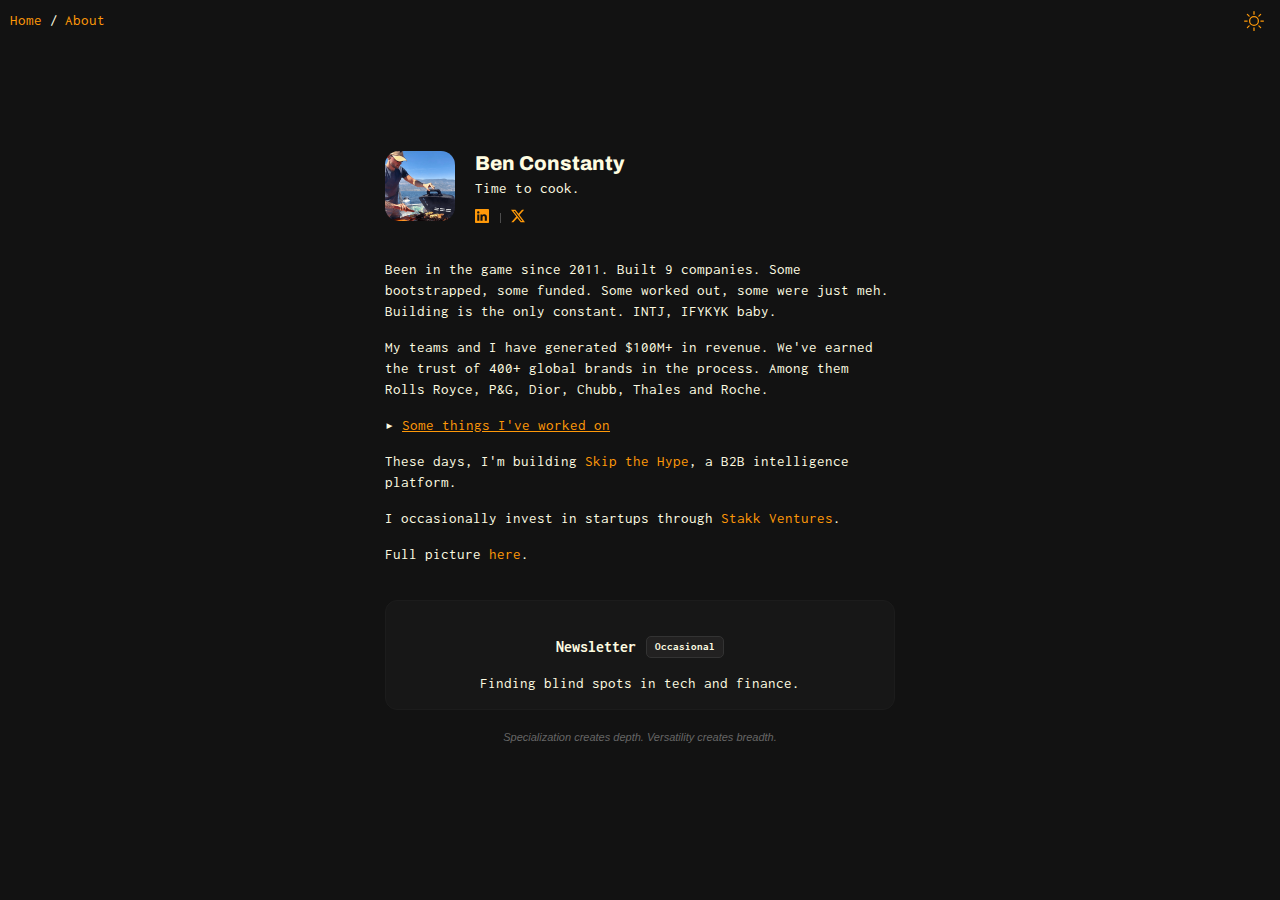
<file: index.html>
<!DOCTYPE html>
<html lang="en">

  <head>
    <meta charset="UTF-8">
    <meta name="viewport" content="width=device-width, initial-scale=1.0">
    <title>Ben Constanty</title>  
    <meta name="description" content="">
    
    <!-- Canonical URL-->
    <link rel="canonical" href="https://benconstanty.com/">
    
    <!-- Open Graph-->
    <meta property="og:title" content="Ben Constanty">
    <meta property="og:description" content="Time to cook. Been in the game since 2011. Built 9 companies. $100M+ in revenue. Some bootstrapped, some funded. Some worked out, some were just meh.">
    <meta property="og:image" content="https://benconstanty.com/assets/twitterben.png">
    <meta property="og:url" content="https://benconstanty.com/">
    <meta property="og:type" content="website">
    
    <!-- Twitter Card -->
    <meta name="twitter:card" content="summary_large_image">
    <meta name="twitter:title" content="Ben Constanty">
    <meta name="twitter:description" content="Time to cook. Been in the game since 2011. Built 9 companies. $100M+ in revenue. Some bootstrapped, some funded. Some worked out, some were just meh.">
    <meta name="twitter:image" content="https://benconstanty.com/assets/twitterben.png">
    <meta name="twitter:url" content="https://benconstanty.com/">
    <meta name="twitter:site" content="@benconstanty">

    <!-- Structured Data -->
    <script type="application/ld+json">
      {
        "@context": "https://schema.org",
        "@type": "Person",
        "name": "Ben Constanty",
        "url": "https://benconstanty.com",
        "image": "https://benconstanty.com/assets/benconstanty.png",
        "description": "Entrepreneur focused on tech, startups, and venture capital.",
        "jobTitle": ["Entrepreneur", "Investor", "Founder"],
        "sameAs": [
          "https://www.linkedin.com/in/ben-constanty/",
          "https://x.com/benconstanty",
          "https://www.skipthehype.com"
        ],
        "worksFor": [
          {
            "@type": "Organization",
            "name": "Skip The Hype",
            "url": "https://www.skipthehype.com"
          },
          {
            "@type": "Organization",
            "name": "Stakk Ventures",
            "url": "https://stakk.ventures"
          }
        ],
        "alumniOf": {
          "@type": "CollegeOrUniversity",
          "name": "Bordeaux University",
          "url": "https://www.u-bordeaux.fr/"
        },
        "knowsAbout": [
          "Venture Capital",
          "Tech Startups",
          "Growth",
          "SaaS",
          "Finance",
          "Blockchain",
          "AI"
        ],
        "hasOccupation": {
          "@type": "Occupation",
          "name": "Entrepreneur"
        }
      }
      </script>
      

  <!-- Link to the external CSS file -->
  <link rel="stylesheet" href="/css/style.css">
  <script src="/scripts/dark_mode.js" defer></script>
  <script src="/scripts/swap_pic.js" defer></script>


    <!-- Favicon -->
    <link rel="icon" href="assets/favicon.ico">
  
    <!-- Fonts -->
    <link href="https://fonts.googleapis.com/css2?family=Inconsolata:wght@400;700&display=swap" rel="stylesheet">
    <script>
      (function(w, d, t, h, s, n) {
        w.FlodeskObject = n;
        var fn = function() {
          (w[n].q = w[n].q || []).push(arguments);
        };
        w[n] = w[n] || fn;
        var f = d.getElementsByTagName(t)[0];
        var v = '?v=' + Math.floor(new Date().getTime() / (120 * 1000)) * 60;
        var sm = d.createElement(t);
        sm.async = true;
        sm.type = 'module';
        sm.src = h + s + '.mjs' + v;
        f.parentNode.insertBefore(sm, f);
        var sn = d.createElement(t);
        sn.async = true;
        sn.noModule = true;
        sn.src = h + s + '.js' + v;
        f.parentNode.insertBefore(sn, f);
      })(window, document, 'script', 'https://assets.flodesk.com', '/universal', 'fd');
    </script>
  </head>


<body>

  <div class="master">
    <a href="/" style="text-decoration: none;">Home</a>
/
    <a href="/about" style="text-decoration: none;">About</a>
  </div>

  <button class="toggle-button" onclick="toggleDarkMode()">
    <svg xmlns="http://www.w3.org/2000/svg" width="16" height="16" fill="currentColor" class="bi bi-sun" viewBox="0 0 16 16">
      <path d="M8 11a3 3 0 1 1 0-6 3 3 0 0 1 0 6m0 1a4 4 0 1 0 0-8 4 4 0 0 0 0 8M8 0a.5.5 0 0 1 .5.5v2a.5.5 0 0 1-1 0v-2A.5.5 0 0 1 8 0m0 13a.5.5 0 0 1 .5.5v2a.5.5 0 0 1-1 0v-2A.5.5 0 0 1 8 13m8-5a.5.5 0 0 1-.5.5h-2a.5.5 0 0 1 0-1h2a.5.5 0 0 1 .5.5M3 8a.5.5 0 0 1-.5.5h-2a.5.5 0 0 1 0-1h2A.5.5 0 0 1 3 8m10.657-5.657a.5.5 0 0 1 0 .707l-1.414 1.415a.5.5 0 1 1-.707-.708l1.414-1.414a.5.5 0 0 1 .707 0m-9.193 9.193a.5.5 0 0 1 0 .707L3.05 13.657a.5.5 0 0 1-.707-.707l1.414-1.414a.5.5 0 0 1 .707 0m9.193 2.121a.5.5 0 0 1-.707 0l-1.414-1.414a.5.5 0 0 1 .707-.707l1.414 1.414a.5.5 0 0 1 0 .707M4.464 4.465a.5.5 0 0 1-.707 0L2.343 3.05a.5.5 0 1 1 .707-.707l1.414 1.414a.5.5 0 0 1 0 .708"/>
    </svg>
  </button>
</div>
  <div class="container">


    <div class="profile">
      <img src="assets/ben_profile_pic.png" alt="Profile Picture" class="profile-pic" id="profile-pic">
      <div>
        <h1>Ben Constanty</h1>
        <p style="line-height:10px; letter-spacing: 0.1px;font-size:1%px">Time to cook.</p>
        <div class="link-container">
          <a href="https://www.linkedin.com/in/ben-constanty/" target="_blank" class="icon-link">
            <svg xmlns="http://www.w3.org/2000/svg" width="14" height="14" fill="currentColor" class="bi bi-linkedin" viewBox="0 0 16 16">
              <path d="M0 1.146C0 .513.526 0 1.175 0h13.65C15.474 0 16 .513 16 1.146v13.708c0 .633-.526 1.146-1.175 1.146H1.175C.526 16 0 15.487 0 14.854zm4.943 12.248V6.169H2.542v7.225zm-1.2-8.212c.837 0 1.358-.554 1.358-1.248-.015-.709-.52-1.248-1.342-1.248S2.4 3.226 2.4 3.934c0 .694.521 1.248 1.327 1.248zm4.908 8.212V9.359c0-.216.016-.432.08-.586.173-.431.568-.878 1.232-.878.869 0 1.216.662 1.216 1.634v3.865h2.401V9.25c0-2.22-1.184-3.252-2.764-3.252-1.274 0-1.845.7-2.165 1.193v.025h-.016l.016-.025V6.169h-2.4c.03.678 0 7.225 0 7.225z"/>
            </svg>
          </a>
        
          <div class="divider"></div>
        
          <a href="https://x.com/benconstanty" target="_blank" class="icon-link">
            <svg xmlns="http://www.w3.org/2000/svg" width="14" height="14" fill="currentColor" class="bi bi-twitter-x" viewBox="0 0 16 16">
              <path d="M12.6.75h2.454l-5.36 6.142L16 15.25h-4.937l-3.867-5.07-4.425 5.07H.316l5.733-6.57L0 .75h5.063l3.495 4.633L12.601.75Zm-.86 13.028h1.36L4.323 2.145H2.865z"/>
            </svg>
          </a>
        </div>
        
      </div>
    </div>
    
    <p>Been in the game since 2011. Built 9 companies. Some bootstrapped, some funded. Some worked out, some were just meh.
    Building is the only constant. INTJ, IFYKYK baby. </p>

    <p>My teams and I have generated $100M+ in revenue. We've earned the trust of 400+ global brands in the process. Among them Rolls Royce, P&G, Dior, Chubb, Thales and Roche.</p>

    <span style="text-decoration:none !important;">▸</span> <a href="/about" style="text-decoration: underline;"> Some things I've worked on</a>
  
    
     <p>These days, I'm building <a href="https://www.skipthehype.com" target="_blank">Skip the Hype</a>, a B2B intelligence platform. </p>
    <p>I occasionally invest in startups through <a href="https://stakk.ventures" target="_blank">Stakk Ventures</a>.</p>

    <p>Full picture <a href="https://www.linkedin.com/in/ben-constanty/" target="_blank">here</a>.</p>

    
    <div class="nl-block">
      <div class="nl-header">
        <div class="newsletter-title">Newsletter</div> 
        <span class="occasional-tag">Occasional</span>
      </div>
    <p>Finding blind spots in tech and finance.</p>
    
 
    <div style="padding: 0; position: relative; top: -15px;" id="fd-form-679fdba94f88c79ff9d1add1"></div>
    <script>
      window.fd('form', {
        formId: '679fdba94f88c79ff9d1add1',
        containerEl: '#fd-form-679fdba94f88c79ff9d1add1'
      });
    </script>    
    </div>

   <p style="font-family:Arial, Helvetica, sans-serif; text-align: center; margin-top:20px;font-size: 11px;color: rgb(102, 102, 102);"><i>Specialization creates depth. Versatility creates breadth.</i></p> 
  </div>
 
  
  

<script>// JavaScript for the toggle functionality
document.addEventListener('DOMContentLoaded', () => {
  const toggleButton = document.getElementById('toggle-button');
  const toggleContent = document.getElementById('toggle-content');

  toggleButton.addEventListener('click', () => {
    const isExpanded = toggleContent.classList.toggle('hidden'); // Toggle the 'hidden' class
    toggleButton.classList.toggle('expanded', !isExpanded); // Rotate the arrow
  });
});
 </script>


</body>
</html>
</file>
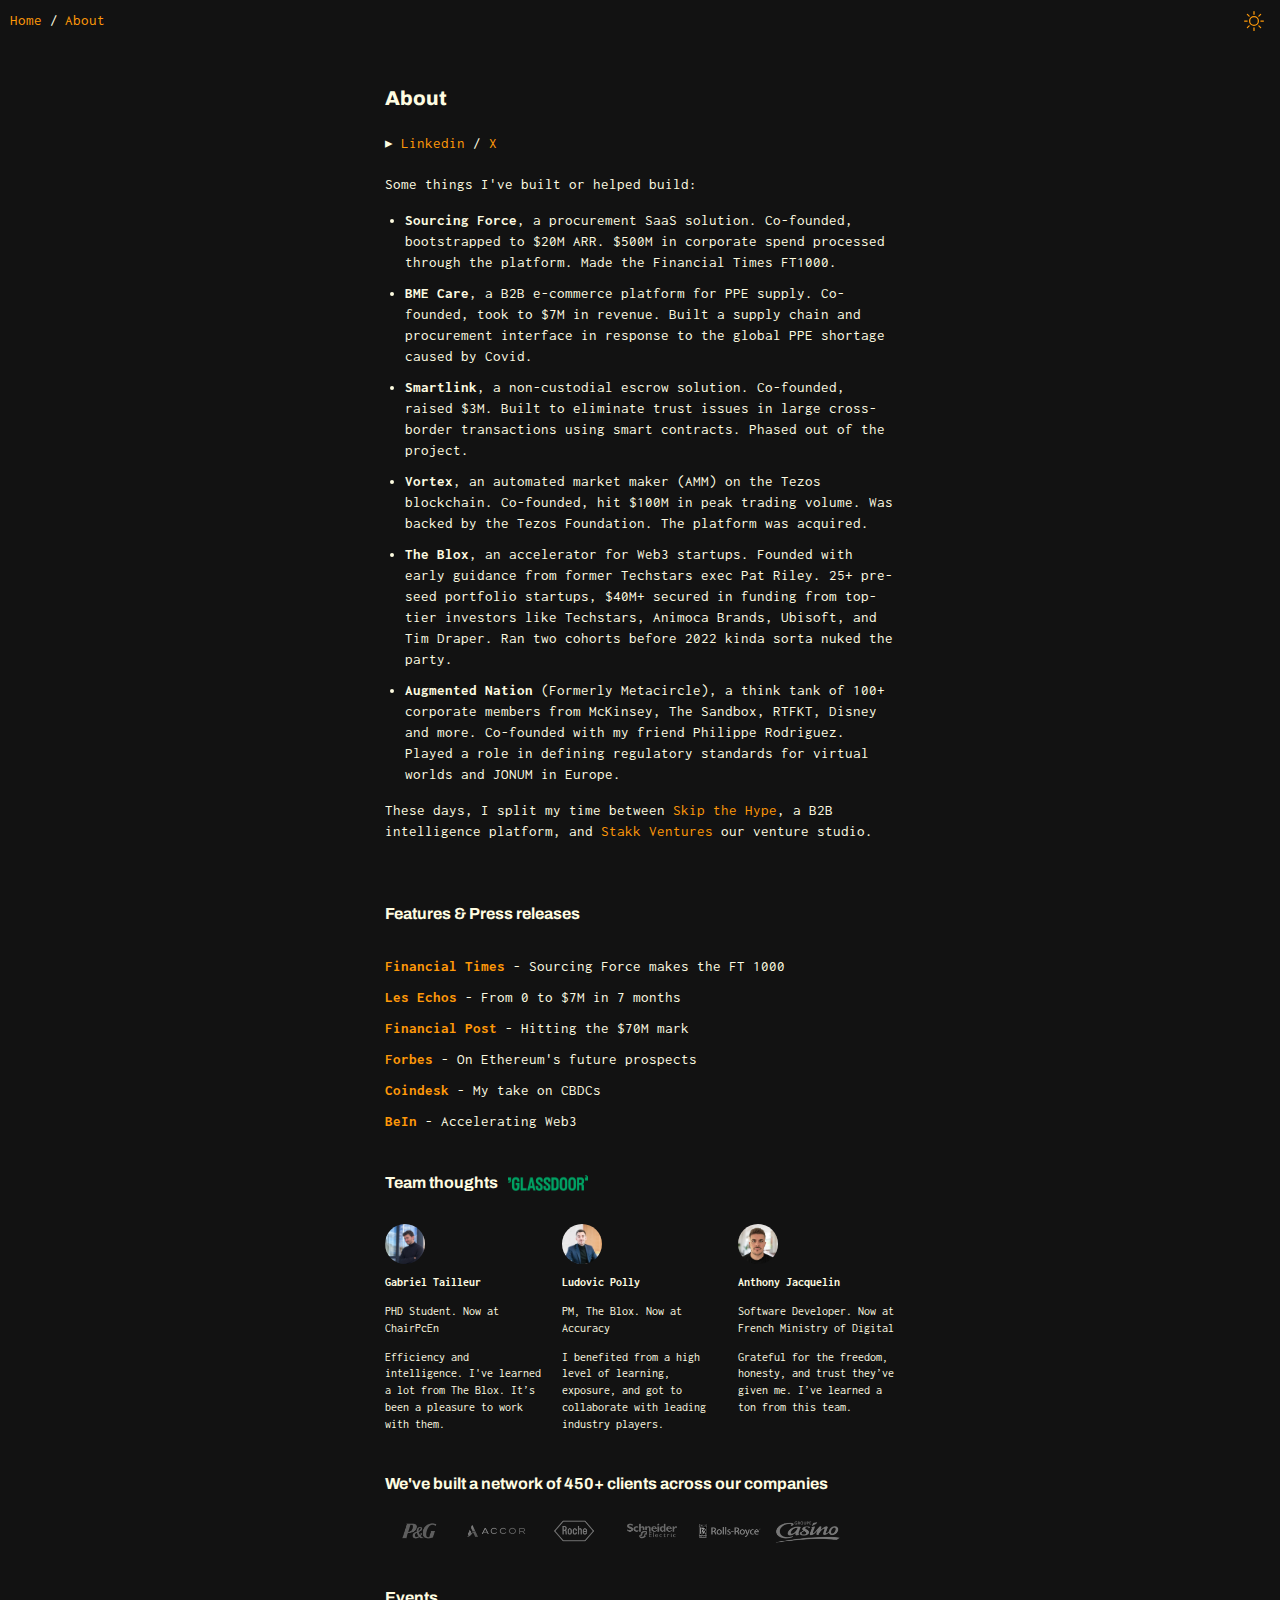
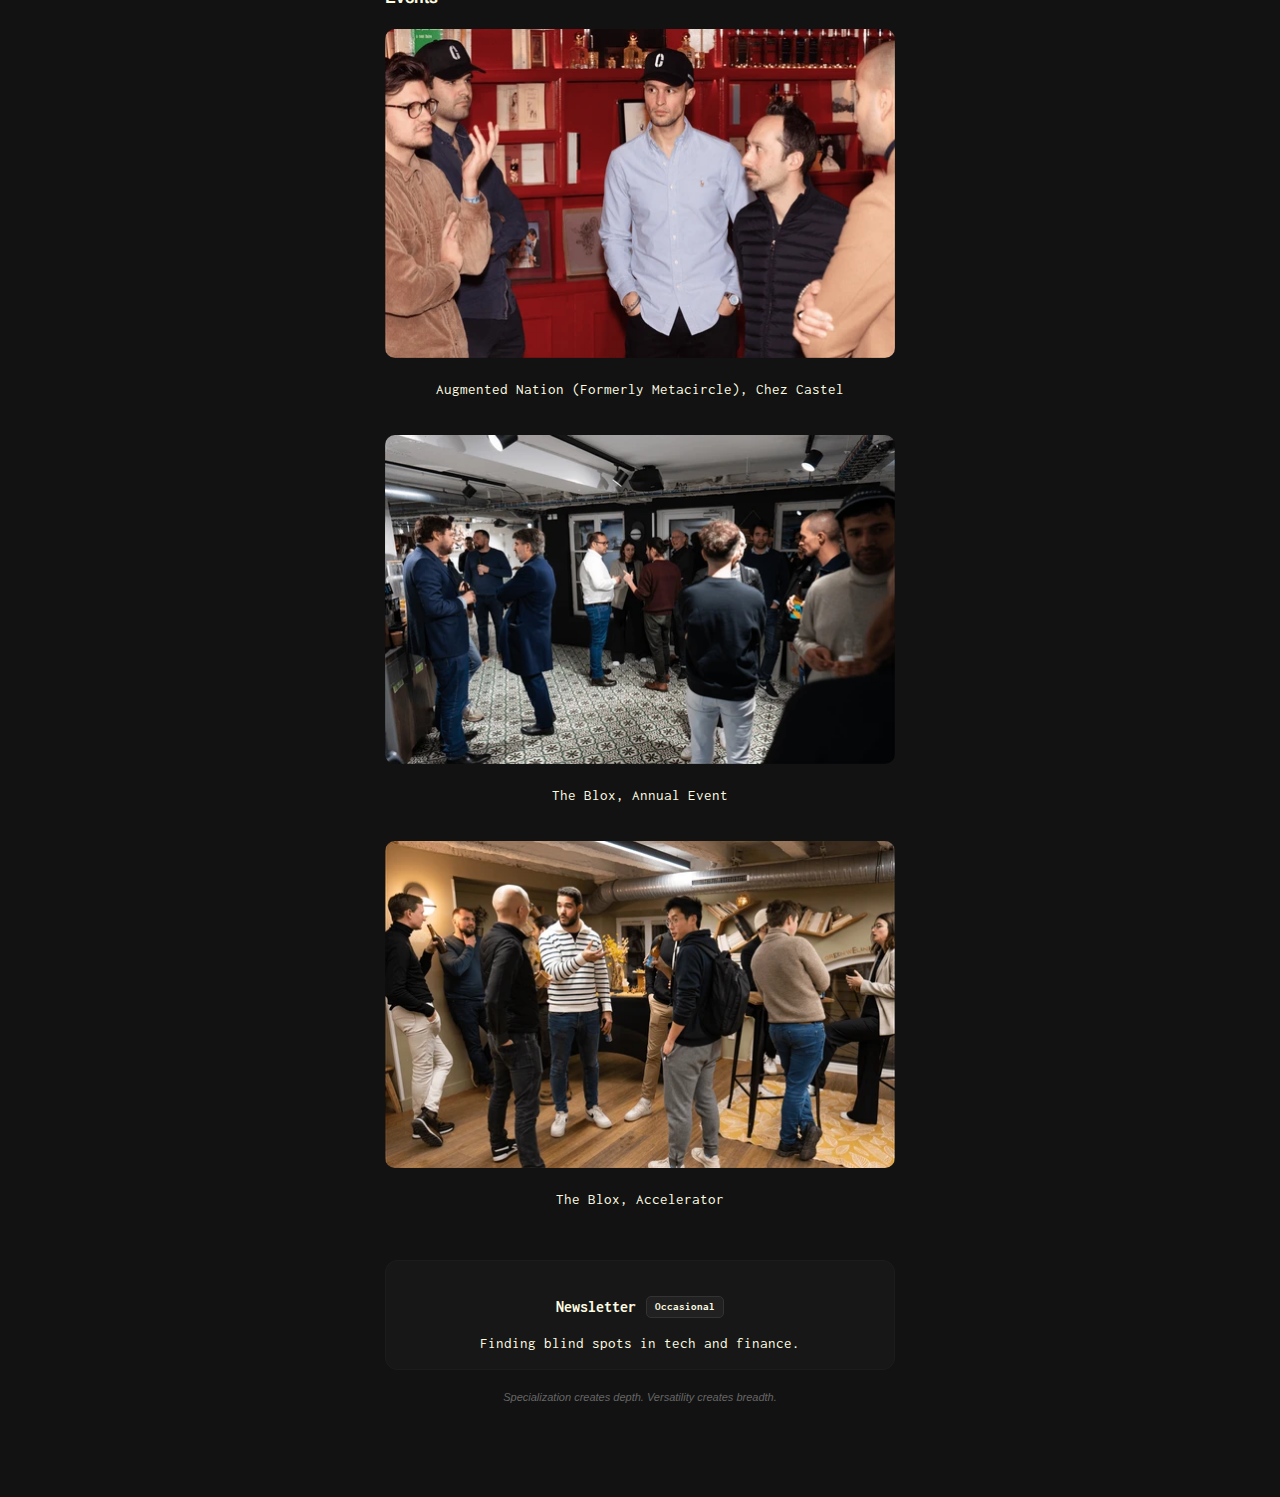
<file: about/index.html>
<!DOCTYPE html>
<html lang="en">

  <head>
    <meta charset="UTF-8">
    <meta name="viewport" content="width=device-width, initial-scale=1.0">
    <title>About</title>
    <meta name="description" content="After 12 years of building and 374 gallons of coffee (true stat), my focus is now on Skip The Hype, a holistic hub of indexed startup insights, resources, and benchmarks.">

    <script type="application/ld+json">
      {
          "@context": "https://schema.org",
          "@type": "WebPage",
          "name": "About Ben Constanty",
          "description": "More about Ben Constanty, his work and what is up to.",
          "url": "https://benconstanty.com/about"
      }
      </script>
      

    <!-- Link to the external CSS file -->
    <link rel="stylesheet" href="/css/style.css">
    <script src="/scripts/dark_mode.js" defer></script>
    <script src="/scripts/swap_pic.js" defer></script>


    <!-- Favicon -->
    <link rel="icon" href="assets/favicon.ico">
  
    <!-- Fonts -->
    <link href="https://fonts.googleapis.com/css2?family=Inconsolata:wght@400;700&display=swap" rel="stylesheet">

    <script>
      (function(w, d, t, h, s, n) {
        w.FlodeskObject = n;
        var fn = function() {
          (w[n].q = w[n].q || []).push(arguments);
        };
        w[n] = w[n] || fn;
        var f = d.getElementsByTagName(t)[0];
        var v = '?v=' + Math.floor(new Date().getTime() / (120 * 1000)) * 60;
        var sm = d.createElement(t);
        sm.async = true;
        sm.type = 'module';
        sm.src = h + s + '.mjs' + v;
        f.parentNode.insertBefore(sm, f);
        var sn = d.createElement(t);
        sn.async = true;
        sn.noModule = true;
        sn.src = h + s + '.js' + v;
        f.parentNode.insertBefore(sn, f);
      })(window, document, 'script', 'https://assets.flodesk.com', '/universal', 'fd');
    </script>
  </head>


<body>

  <!-- Navigation -->
  <div class="master">
    <a href="/" style="text-decoration: none;">Home</a>
/
    <a href="/about" style="text-decoration: none;">About</a>
  </div>
    
  <!-- Dark Mode Toggle -->
  <button class="toggle-button" onclick="toggleDarkMode()">
    <svg xmlns="http://www.w3.org/2000/svg" width="16" height="16" fill="currentColor" class="bi bi-sun" viewBox="0 0 16 16">
      <path d="M8 11a3 3 0 1 1 0-6 3 3 0 0 1 0 6m0 1a4 4 0 1 0 0-8 4 4 0 0 0 0 8M8 0a.5.5 0 0 1 .5.5v2a.5.5 0 0 1-1 0v-2A.5.5 0 0 1 8 0m0 13a.5.5 0 0 1 .5.5v2a.5.5 0 0 1-1 0v-2A.5.5 0 0 1 8 13m8-5a.5.5 0 0 1-.5.5h-2a.5.5 0 0 1 0-1h2a.5.5 0 0 1 .5.5M3 8a.5.5 0 0 1-.5.5h-2a.5.5 0 0 1 0-1h2A.5.5 0 0 1 3 8m10.657-5.657a.5.5 0 0 1 0 .707l-1.414 1.415a.5.5 0 1 1-.707-.708l1.414-1.414a.5.5 0 0 1 .707 0m-9.193 9.193a.5.5 0 0 1 0 .707L3.05 13.657a.5.5 0 0 1-.707-.707l1.414-1.414a.5.5 0 0 1 .707 0m9.193 2.121a.5.5 0 0 1-.707 0l-1.414-1.414a.5.5 0 0 1 .707-.707l1.414 1.414a.5.5 0 0 1 0 .707M4.464 4.465a.5.5 0 0 1-.707 0L2.343 3.05a.5.5 0 1 1 .707-.707l1.414 1.414a.5.5 0 0 1 0 .708"/>
    </svg>
  </button>
</div>

  <!-- Content -->
  <div class="container">
    <h1 style="margin-bottom: 30px;">About</h1>
    <p style="margin-top:25px;margin-bottom: 20px;">▸ <a href="https://www.linkedin.com/in/ben-constanty/" target="_blank">Linkedin</a> /  <a href="https://x.com/benconstanty" target="_blank" >X</a></p>

  

    
 <p>Some things I've built or helped build:</p>

        <ul>
          <li><b>Sourcing Force</b>, a procurement SaaS solution. Co-founded, bootstrapped to $20M ARR. $500M in corporate spend processed through the platform. Made the Financial Times FT1000.</li>
          <li><b>BME Care</b>, a B2B e-commerce platform for PPE supply. Co-founded, took to $7M in revenue. Built a supply chain and procurement interface in response to the global PPE shortage caused by Covid.</li>
          <li><b>Smartlink</b>, a non-custodial escrow solution. Co-founded, raised $3M. Built to eliminate trust issues in large cross-border transactions using smart contracts. Phased out of the project.</li>
          <li><b>Vortex</b>, an automated market maker (AMM) on the Tezos blockchain. Co-founded, hit $100M in peak trading volume. Was backed by the Tezos Foundation. The platform was acquired.</li>
          <li><b>The Blox</b>, an accelerator for Web3 startups. Founded with early guidance from former Techstars exec Pat Riley. 25+ pre-seed portfolio startups, $40M+ secured in funding from top-tier investors like Techstars, Animoca Brands, Ubisoft, and Tim Draper. Ran two cohorts before 2022 kinda sorta nuked the party.</li>
          <li><b>Augmented Nation</b> (Formerly Metacircle), a think tank of 100+ corporate members from McKinsey, The Sandbox, RTFKT, Disney and more. Co-founded with my friend Philippe Rodriguez. Played a role in defining regulatory standards for virtual worlds and JONUM in Europe. </li>
        </ul>
      
        <p>These days, I split my time between <a href="https://www.skipthehype.com" target="_blank">Skip the Hype</a>, a B2B intelligence platform, and <a href="https://www.skipthehype.com" target="_blank">Stakk Ventures</a> our venture studio.

          <br><br>


  
          <h2>Features & Press releases</h2>
          <div class="press">

             <ul class="press-list">
              <li><a href="https://www.ft.com/ft1000-2022" target="_blank">Financial Times</a> - Sourcing Force makes the FT 1000</li>
              <li><a href="https://entrepreneurs.lesechos.fr/developpement-entreprise/commercial-marketing/agilite-buy-made-easy-rebondit-sur-la-crise-du-covid-19-2018339" target="_blank">Les Echos</a> - From 0 to $7M in 7 months</li>
              <li><a href="https://financialpost.com/pmn/business-wire-news-releases-pmn/hitting-the-70m-mark-and-expanding-stakk-ventures-launches-a-multi-brand-conglomerate" target="_blank">Financial Post</a> - Hitting the $70M mark</li>
              <li><a href="https://www.forbes.com/sites/kenrapoza/2022/01/23/will-onslaught-of-ethereum-killers-take-shine-off-eth-as-market-falls/" target="_blank">Forbes</a> - On Ethereum's future prospects</li>
              <li><a href="https://www.coindesk.com/policy/2021/08/31/nigerias-cbdc-the-good-bad-and-ugly/" target="_blank">Coindesk</a> - My take on CBDCs</li>
              <li><a href="https://beincrypto.com/web3-startups-need-strong-founders/" target="_blank">BeIn</a> - Accelerating Web3</li>
              
          </ul>
          </div>

          <h2 style="display: flex;align-items: center;gap: 10px;margin-bottom:30px;">Team thoughts <img src="/assets/logos/glassdoor.png" alt="Glassdoor Logo" class="glassdoor-logo"></h2>
   
          <div class="reviews">
              <div class="review-card">
                  <img src="/assets/team/gabriel.webp" alt="Gabriel Tailleur">
                  <strong>Gabriel Tailleur</strong>
                  <p class="role">PHD Student. Now at ChairPcEn</p>
                  Efficiency and intelligence. I've learned a lot from The Blox. It’s been a pleasure to work with them.
              </div>
              <div class="review-card">
                  <img src="/assets/team/ludovic.webp" alt="Ludovic Polly">
                  <strong>Ludovic Polly</strong>
                  <p class="role">PM, The Blox. Now at Accuracy</p>
                  I benefited from a high level of learning, exposure, and got to collaborate with leading industry players.
              </div>
              <div class="review-card">
                  <img src="/assets/team/anthony.webp" alt="Anthony Jacquelin">
                  <strong>Anthony Jacquelin</strong>
                  <p class="role">Software Developer. Now at French Ministry of Digital</p>
                  Grateful for the freedom, honesty, and trust they’ve given me. I’ve learned a ton from this team.
              </div>
          </div>
          
          <div class="clients-section">
            <h2>We've built a network of 450+ clients across our companies</h2>
            <div class="clients-logos">
              <img src="/assets/logos/pg.webp" alt="P&G"> 
              <img src="/assets/logos/accor.webp" alt="Accor">
                <img src="/assets/logos/roche.webp" alt="Roche">
                <img src="/assets/logos/shneider.webp" alt="Schneider Electric">
                <img src="/assets/logos/rolls-royce.png" alt="Rolls-Royce">
                
                <img src="/assets/logos/casinogroup.webp" alt="Casino">              
            </div>
        </div>
        <div class="events-section">
          <h2>Events</h2>
          <div class="events-gallery">
              <div class="event-item">
                  <img src="/assets/events/augmentednation.webp" alt="Augmented Nation (Formerly Metacircle) annual event">
                  <p>Augmented Nation (Formerly Metacircle), Chez Castel</p>
              </div>
              <div class="event-item">
                  <img src="/assets/events/the-blox-accelerator.webp" alt="The Blox, Accelerator Meetup Event">
                  <p>The Blox, Annual Event</p>
              </div>
              <div class="event-item">
                  <img src="/assets/events/the-blox-annual-event.webp" alt="The Blox, Accelerator Meetup Event">
                  <p>The Blox, Accelerator</p>
              </div>
          </div>
      </div>


    
  
    
    <div class="nl-block">
      <div class="nl-header">
        <div class="newsletter-title">Newsletter</div> 
        <span class="occasional-tag">Occasional</span>
      </div>
    <p>Finding blind spots in tech and finance.</p>
    
 
    <div style="padding: 0; position: relative; top: -15px;" id="fd-form-679fdba94f88c79ff9d1add1"></div>
    <script>
      window.fd('form', {
        formId: '679fdba94f88c79ff9d1add1',
        containerEl: '#fd-form-679fdba94f88c79ff9d1add1'
      });
    </script>    
    </div>

   <p style="font-family:Arial, Helvetica, sans-serif; text-align: center; margin-top:20px;font-size: 11px;color: rgb(102, 102, 102);"><i>Specialization creates depth. Versatility creates breadth.</i></p> 
  </div>
 
  
  
<script>// JavaScript for the toggle functionality
document.addEventListener('DOMContentLoaded', () => {
  const toggleButton = document.getElementById('toggle-button');
  const toggleContent = document.getElementById('toggle-content');

  toggleButton.addEventListener('click', () => {
    const isExpanded = toggleContent.classList.toggle('hidden'); // Toggle the 'hidden' class
    toggleButton.classList.toggle('expanded', !isExpanded); // Rotate the arrow
  });
});
 </script>


</body>
</html>
</file>
<file: css/style.css>
@import url('https://fonts.googleapis.com/css2?family=Inconsolata:wght@400;700&family=Archivo:wght@100..900&display=swap');

    :root {
      --bg-color: #121212;
      --text-color: #fefce1;
      --button-text: #fefce1;
      --link-text: #ff9909;
      --divider-line: #4d4d4d;
      --separator-line: #212121;
      --nl-block:#171717;
      --nl-border:#1c1c1c;
      --occasional-tag:#222121;;
    }

    .dark-mode {
      --bg-color: #ebebe0;
      --text-color: #121212;
      --link-text: #c67e34;
      --divider-line: #c7c7c7;
      --separator-line: #c7c7c7;
      --nl-block:#f4f4eb;
      --nl-border:#ffff;
      --occasional-tag:#f3f3f3;;
    }
    

    body {
      font-family: 'Inconsolata', monospace;
      font-size: 15px;
      line-height: 1.4;
      margin: 0;
      padding: 0;
      background-color: var(--bg-color);
      color: var(--text-color);
      display: flex;
      justify-content: center;
      align-items: center;
      min-height: 100vh;
      transition: background-color 0.0s, color 0.0s;
      overflow-x: hidden;
     
    }

    .container {
      width: 100%;
      max-width: 550px;
      padding: 20px;
      box-sizing: border-box;
      margin-top: 60px;
      margin-bottom: 60px;
    }

    
ul{

  padding-left:20px;
}
    li{

      margin-bottom: 10px;

    }

    h1 {
      font-size: 20px;
      font-weight: 800;
   line-height:10px;
      font-family: 'Archivo', sans-serif;

    }

    h2 {
      font-size: 16px;
      font-weight: 700;
      margin-bottom: 20px;
      margin-top:40px;
      font-family: 'Archivo', sans-serif;

    }
    

    .master {
      position: absolute;
      top: 10px;
      font-family: 'Inconsolata', monospace;
    letter-spacing: 0px;
      left: 0;
      width: 100%;
      display: flex;
      gap: 0.5em;
      color: var(--text-colort);
      padding: 0 10px; /* Add padding to prevent sticking */
      box-sizing: border-box; /* Prevents extra width issues */
    }
    
    .toggle-button {
      position: fixed;
      top: 10px;
      right: 10px;
      border: none;
      background: none;
      cursor: pointer;

    }

    .toggle-button svg {
      width: 20px;
      height: 20px;
      fill: var(--link-text);
    }

    .toggle-button:hover {
      opacity: 0.8;
    }
    .link-container {
      display: flex;
      gap: 0.7em;
      flex-direction: row;
    align-content: center;
    align-items: baseline;
    }

    .link-container a {
      font-family: 'Inconsolata', monospace;
      color: var(--link-text);
      font-size: 15px;
      text-decoration: none;
      font-weight: 600;
   
    }


    .link-container a:hover {
      text-decoration: underline;
    }


    a{

     color: var(--link-text);
     text-decoration: none; /* Ensure no default underline */
     position: relative;
    }

  
    
    a::after {
      content: "";
      position: absolute;
      left: 0;
      bottom: -2px; /* Adjust distance of the underline */
      width: 100%;
      height: 1px; /* Thickness of the underline */
      background-color: var(--link-text);
      transform: scaleX(0);
      transform-origin: right;
      transition: transform 0.0s ease-in-out;
    }
    
    a:hover::after {
      transform: scaleX(1);
      transform-origin: left;
    }
    

.profile {
      display: flex;
      align-items: center;
      gap: 20px;
      margin-bottom: 30px;
    }
    .profile-pic {
      width: 70px;
      height: 70px;
      border-radius: 20%;
      object-fit: cover;
      transition: transform 0.1s ease-in-out, filter 0.1s ease;
      filter: none;
      position: relative;
    }
    
    .profile-pic:hover {
      filter: contrast(200%) saturate(0%) blur(2px);
      image-rendering: pixelated; /* Forces pixelation */
      transform: scale(1.1) translate(5%, 5%); /* Zoom and move to bottom-right */
      animation: glitch 0.3s steps(2, end) infinite;
    }

.profile:hover::after {
  content: '';
  position: absolute;
  top: 0;
  left: 0;
  width: 60px; /* Same as the original width */
  height: 60px; /* Same as the original height */
  background-image: url('assets/pepe_cook.png'); /* Replace with your hover image */
  background-size: cover;
  background-position: center;
  border-radius: 20%; /* Match the original border-radius */
  z-index: 1;
}
.profile:hover .profile-pic {
  content: none; /* Removes original image */
}

/* Glitch effect */
@keyframes glitch {
  0% {
    clip-path: inset(10% 0 20% 0);
    transform: translate(-2px, 0);
  }
  25% {
    clip-path: inset(20% 0 30% 0);
    transform: translate(2px, -2px);
  }
  50% {
    clip-path: inset(20% 0 30% 0);
    transform: translate(-3px, 2px);
  }
  75% {
    clip-path: inset(15% 0 20% 0);
    transform: translate(3px, -3px);
  }
  100% {
    clip-path: inset(10% 0 20% 0);
    transform: translate(0, 0);
  }
}
 
  .divider {
  width: 1px;
  background-color: var(--divider-line);
  height: 10px;
}

.separator{
    margin-top: 50px;
    width: 100%;
    height: 1px;
    background-color: var(--separator-line);
  }

.nl-block{
    display: flex;
    flex-direction: column;
    align-items: center;
    justify-content: center;
    background-color: var(--nl-block);
    border-style: solid;
    border-color: var(--nl-border);;
    border-radius: 12px;
    border-width: 1px;
    padding-top: 35px;
    margin-top: 35px;
    position: relative;


}

    [data-ff-el="root"].ff-679fdba94f88c79ff9d1add1 .ff-679fdba94f88c79ff9d1add1__form {
    color: #000000;
    width: 100%;
    margin: 0;
    padding: 0;
    font-size: 16px;
    text-align: center;
    font-family: 'Inconsolata', monospace !important;   
    line-height: 0.5;
    letter-spacing: 0.1px;
    text-transform: none;
}

[data-ff-el="root"].ff-679fdba94f88c79ff9d1add1 .ff-679fdba94f88c79ff9d1add1__success-message {
    color: #797979!important;   
    font-size: 14px!important;   
    text-align: left!important;   
    font-family: 'Inconsolata', monospace !important;   
   
}

[data-ff-el="root"].ff-679fdba94f88c79ff9d1add1 .ff-679fdba94f88c79ff9d1add1__control {
    
    border: 1px solid #9e9e9e!important; }

[data-ff-el="root"].ff-679fdba94f88c79ff9d1add1 .ff-679fdba94f88c79ff9d1add1__button {
  
    background: #3566c6!important;   
    text-align: center;
    font-family: 'Inconsolata', monospace !important;   

}

[data-ff-el="root"].ff-679fdba94f88c79ff9d1add1 .ff-679fdba94f88c79ff9d1add1__form {
  
    padding: 0 !important;
    
}

[data-ff-el="root"].ff-679fdba94f88c79ff9d1add1 .ff-679fdba94f88c79ff9d1add1__title {
  
    display: none !important;
}

[data-ff-el="root"].ff-679fdba94f88c79ff9d1add1 .ff-679fdba94f88c79ff9d1add1__subtitle {
 
    display: none!important;
}

[data-ff-el="root"].ff-679fdba94f88c79ff9d1add1 .fd-form-content {
    position: relative;
    display: flex !important;
    gap: 0.5em !important;
    flex-direction: row !important;
    margin-top: 20px!important;
    align-content: center;
    justify-content: center;
}


    /* Glitch Effect */
    .glitch {
      animation: glitch 0.15s ease-in-out;
    }

    @keyframes glitch {
      0% { transform: translate(0, 0); filter: hue-rotate(0deg); }
      20% { transform: translate(-4px, -4px); filter: hue-rotate(50deg); }
      40% { transform: translate(4px, 4px); filter: hue-rotate(60deg); }
      60% { transform: translate(-4px, 4px); filter: hue-rotate(80deg); }
      80% { transform: translate(4px, -4px); filter: hue-rotate(100deg); }
      100% { transform: translate(0, 0); filter: hue-rotate(0deg); }
    }





/* Horizontal alignment of title and tag */
.nl-header {
  display: flex;
  justify-content: center; /* Center horizontally */
  align-items: center; /* Center vertically */
  gap: 10px; /* Space between the elements */
}

/* Newsletter title styling */
.newsletter-title {
  font-size: 16px;
  font-weight: bold;
  font-family: 'Inconsolata', monospace;
  line-height: 1; /* Ensure consistent line height */
}

/* Styling for the "Occasional" tag */
.occasional-tag {
  background-color: var(--occasional-tag);
  color:var(--text-color);
  font-size: 11px;
  line-height: 16px;
  padding: 2px 8px;
  border-radius: 5px;
  font-family: 'Inconsolata', monospace;
  font-weight: bold;
  border-color: #333333;
  border-style: solid;
  border-width: 1px;
}


.glassdoor-logo {
  width: 80px;
  height: auto;
}
.reviews {
  display: flex;
  gap: 20px;
  margin-top: 20px;
  justify-content: left;
  font-size:12px;

}
.review-card {
  text-align: left;
  border-radius: 10px;
  flex: 1;
  display: flex;
  flex-direction: column;
  align-items: left;
}
.review-card img {
  width: 40px;
  height: 40px;
  border-radius: 50%;
  margin-bottom: 10px;
}

.review-text {
  display: flex;
  flex-direction: column;
  align-items: left;
}

.role{

  font-size:12px;
}

.press {
  margin-top: 30px;
}


.press-list {
  list-style-type: none;
  padding: 0;
}
.press-list li {
  margin-bottom: 10px;
}
.press-list a {
  text-decoration: none;
  color: var(--link-text);;
  font-weight: bold;
}


.clients-section {
  text-align: left;

}
.clients-logos {
  display: flex;
  justify-content: left;
  gap: 10px;
  flex-wrap: wrap;

}
.clients-logos img {
  height: 32px;
  object-fit: contain;
}

.events-section {

  text-align: left;
}
.events-gallery {
  display: flex;
  justify-content: center;
  gap: 20px;
  flex-wrap: wrap;
  margin-top: 20px;
}
.event-item {
 
  text-align: center;
}
.event-item img {
  width: 100%;
  border-radius: 10px;
}
</file>
